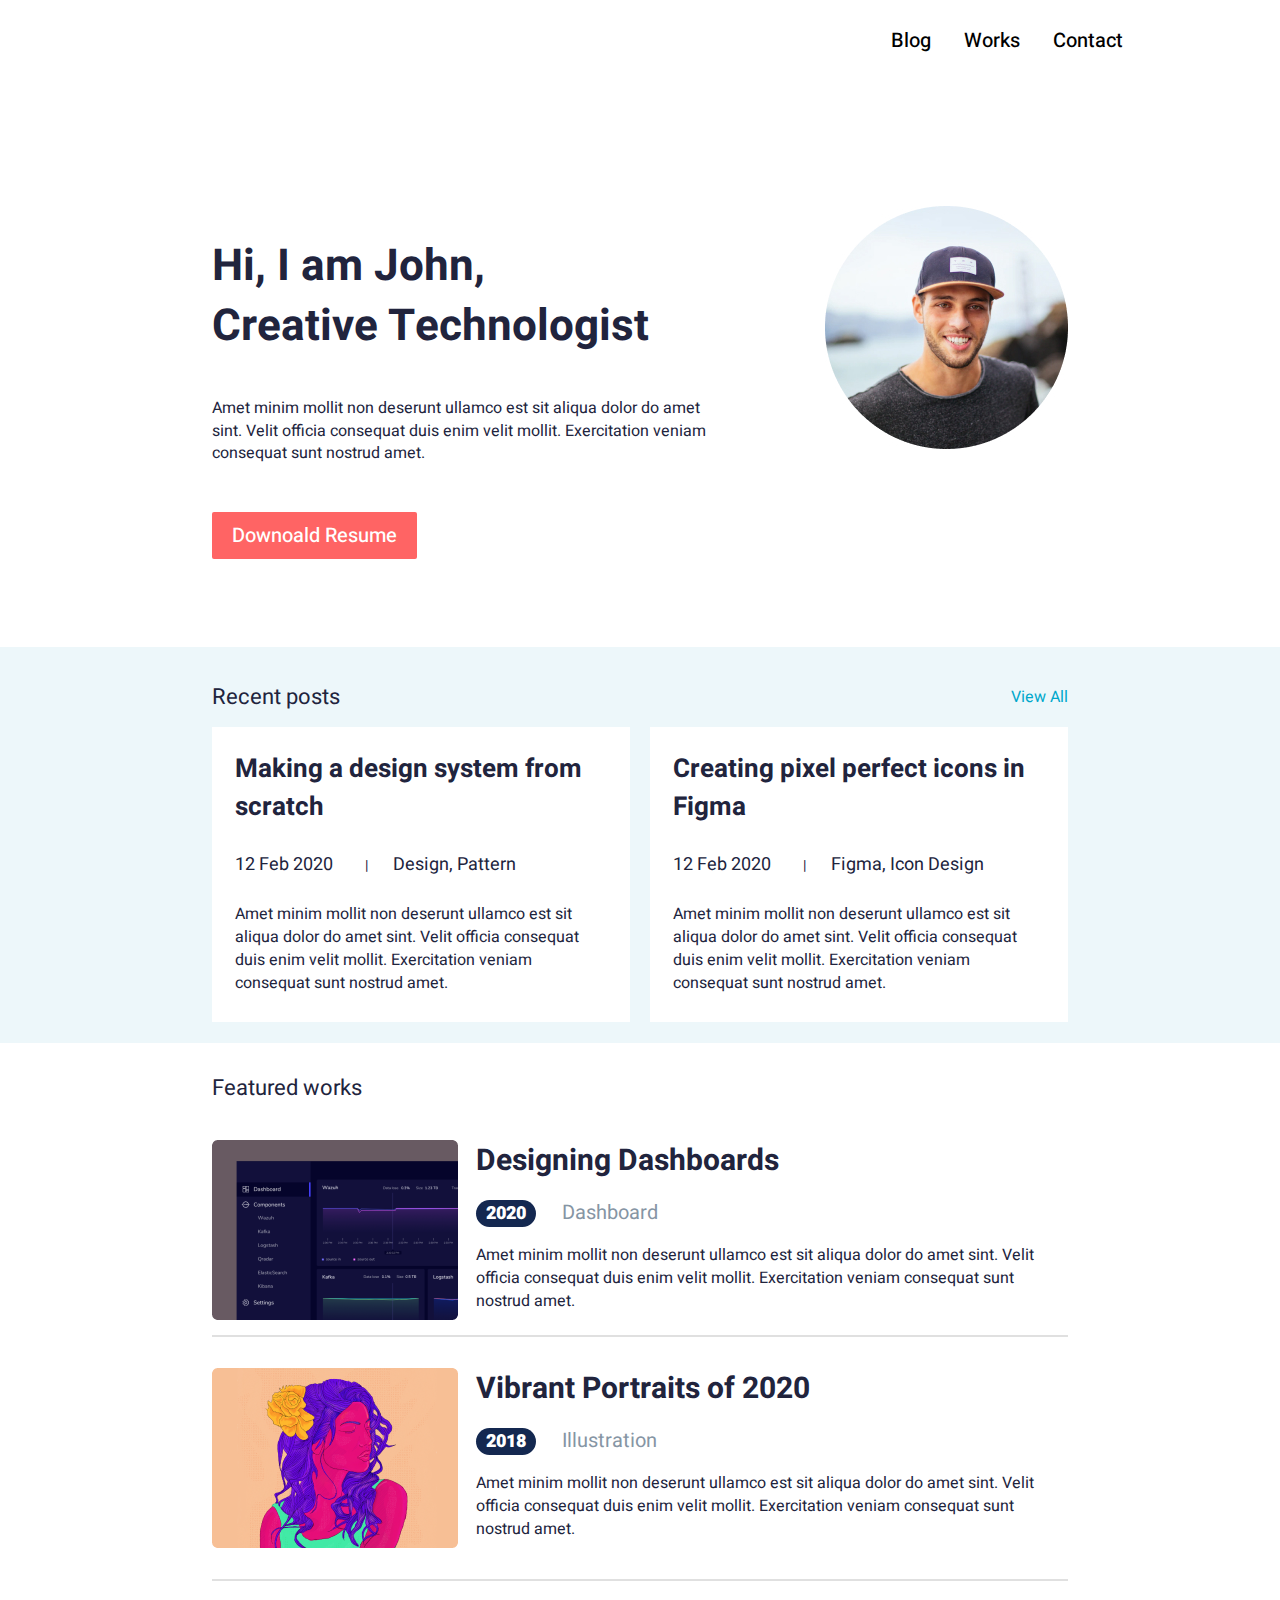
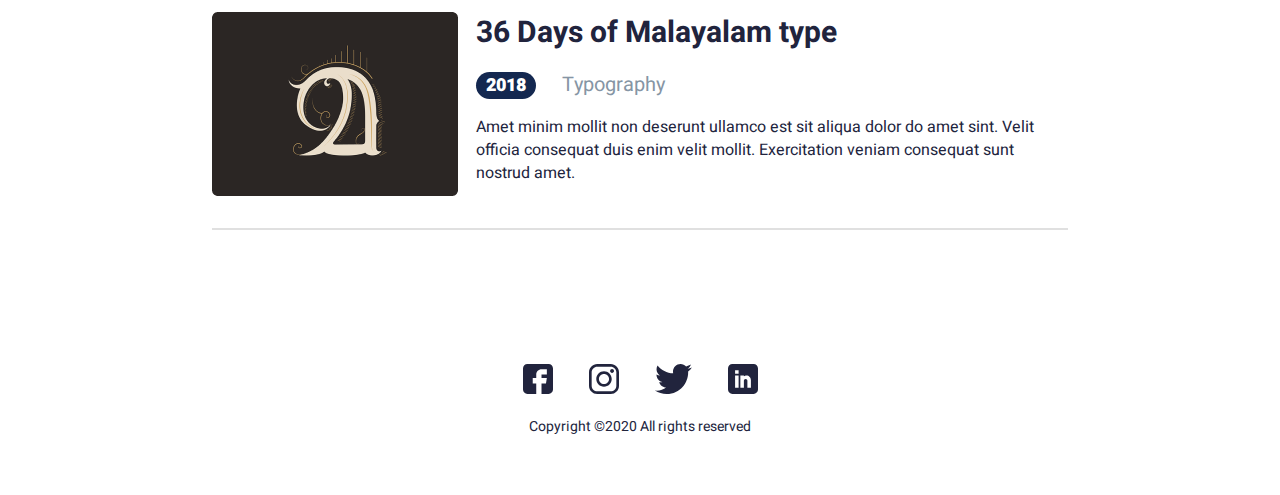
<file: index.html>
<!DOCTYPE html>
<html lang="en">
<head>
    <meta charset="UTF-8">
    <meta http-equiv="X-UA-Compatible" content="IE=edge">
    <meta name="viewport" content="width=device-width, initial-scale=1.0">
    <title>John</title>
    <link rel="stylesheet" href="css/style.css">
</head>
<body>
<header class="header">
    <div class="header__content">
       <div class="header__menu menu">
           <div class="menu__icon icon-menu">
               <span></span>
               <span></span>
               <span></span>
           </div>
           <nav class="menu__body">
               <ul class="menu__list">
                <li><a href="blog.html" class="menu__link">Blog</a></li>
                <li><a href="works.html" class="menu__link">Works</a></li>                 
                <li><a href="#" class="menu__link">Contact</a></li>
               </ul>
           </nav>
       </div>
    </div>
</header>    <main class="page">
        <div class="hello">
            <div class="hello__container container">
                <div class="hello__content">
                    <h1 class="hello__title title">
                        Hi, I am John,<br>Creative Technologist
                    </h1>
                    <div class="hello__text text">
                        Amet minim mollit non deserunt ullamco est sit aliqua dolor do amet sint. 
                        Velit officia consequat duis enim velit mollit. Exercitation veniam consequat sunt nostrud amet.
                    </div>
                    <div class="hello_btn">
                    <a href="#" class="btn">Downoald Resume</a>
                    </div>
                </div>
                <div class="hello__avatar">
                    <img src="img/John.jpg" alt="John Avatar">
                </div>
            </div>
        </div>
        <div class="posts">
            <div class="posts__container container">
                <div class="posts__content">
                    <span class="posts__content-text">Recent posts</span>
                    <a href="#" class="posts__content-link">View All</a>
                </div>
                <div class="posts__list">
                    <div class="posts__list__item">
                        <h3 class="posts__list-title post-title">Making a design system from scratch</h3>
                        <span class="posts__list-date">12 Feb 2020</span>|<span class="posts__list-autor">Design, Pattern</span>
                        <div class="posts__list-text text">Amet minim mollit non deserunt ullamco est sit aliqua dolor do amet sint. Velit officia consequat duis 
                            enim velit mollit. Exercitation veniam consequat sunt nostrud amet.
                        </div>
                    </div>
                    <div class="posts__list__item">
                        <h3 class="posts__list-title">Creating pixel perfect icons in Figma</h3>
                        <span class="posts__list-date">12 Feb 2020</span>|<span class="posts__list-autor">Figma, Icon Design</span>
                        <div class="posts__list-text text">Amet minim mollit non deserunt ullamco est sit aliqua dolor do amet sint. Velit officia consequat duis 
                            enim velit mollit. Exercitation veniam consequat sunt nostrud amet.
                        </div>
                    </div>
                </div>
            </div>
        </div>
        <div class="featured">
            <div class="featured__container container">
                <div class="featured__content">
                    <div class="featured__title">Featured works</div>
                    <div class="featured__works__list">
                        <div class="featured__works__item use">
                            <div class="featured__works_img">
                                <img src="img/01.png" alt="">
                            </div>
                            <div class="featured__works__description">
                                <div class="featured__works_title">Designing Dashboards</div>
                                <span class="year">2020</span><span class="inno">Dashboard</span>
                                <div class="featured__works_text text">Amet minim mollit non deserunt ullamco est sit aliqua dolor do amet sint. Velit officia consequat duis enim velit mollit. Exercitation veniam consequat sunt nostrud amet.</div>
                            </div>
                        </div>
                        <span class="line line-01"></span>
                        <div class="featured__works__item h">
                            <div class="featured__works_img">
                                <img src="img/02.png" alt="">
                            </div>
                            <div class="featured__works__description">
                                <div class="featured__works_title">Vibrant Portraits of 2020</div>
                                <span class="year">2018</span><span class="inno">Illustration</span>
                                <div class="featured__works_text text">Amet minim mollit non deserunt ullamco est sit aliqua dolor do amet sint. Velit officia consequat duis enim velit mollit. Exercitation veniam consequat sunt nostrud amet.</div>
                            </div>
                        </div>
                        <span class="line line-02"></span>
                        <div class="featured__works__item h">
                            <div class="featured__works_img">
                                <img src="img/03.png" alt="">
                            </div>
                            <div class="featured__works__description">
                                <div class="featured__works_title">36 Days of Malayalam type</div>
                                <span class="year">2018</span><span class="inno">Typography</span>
                                <div class="featured__works_text text">Amet minim mollit non deserunt ullamco est sit aliqua dolor do amet sint. Velit officia consequat duis enim velit mollit. Exercitation veniam consequat sunt nostrud amet.</div>
                            </div>
                        </div>
                        <span class="line line-03"></span>
                    </div>
                </div>
            </div>
        </div>
    </main>
<footer class="footer">
    <div class="footer__conteiner container">
        <div class="footer__icons">
            <a href="" class="footer__icons-item">
                <img src="img/fb.svg" alt="">
            </a>
            <a href="" class="footer__icons-item">
                <img src="img/insta.svg" alt="">
            </a>
                <a href="" class="footer__icons-item">
                    <img src="img/vector.svg" alt="">
                </a>
                <a href="" class="footer__icons-item">
                    <img src="img/Linkedin.svg" alt="">
                </a>
        </div>
        <div class="footer__copy">Copyright ©2020 All rights reserved </div>
    </div>
</footer>    <script src="https://code.jquery.com/jquery-3.6.0.min.js"></script>
    <script src="js/main.js"></script>
</body>
</html>
</file>
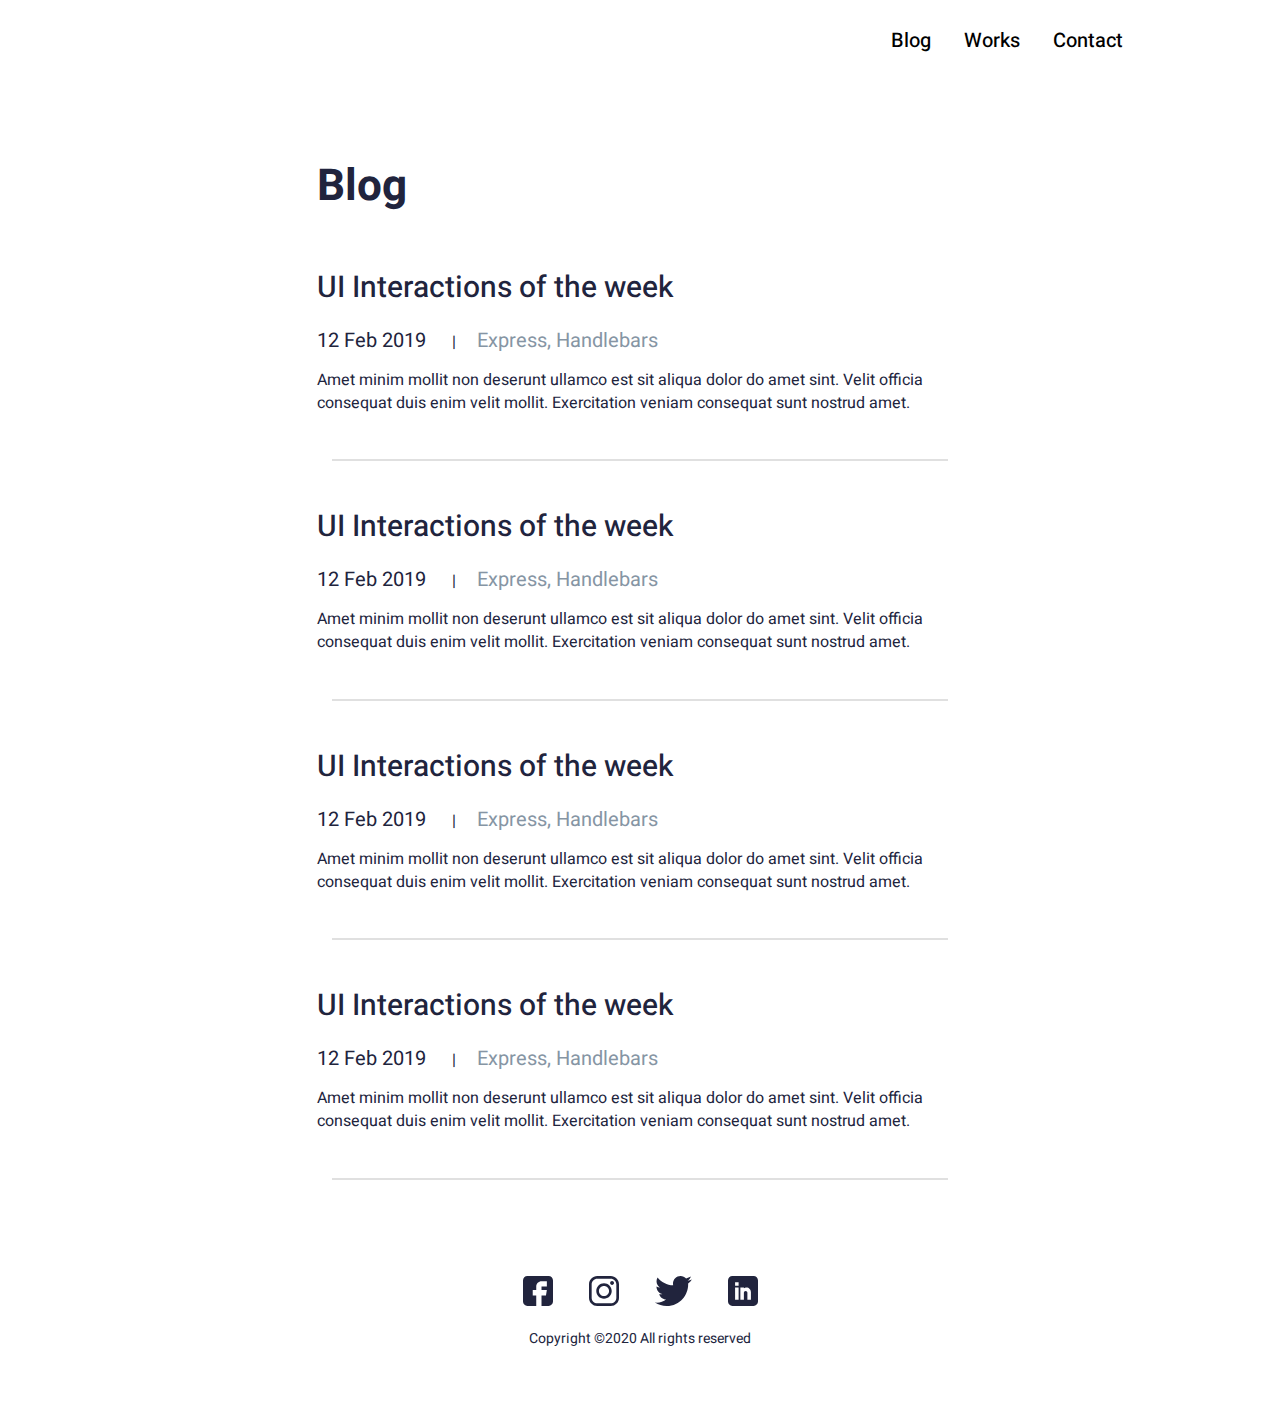
<file: blog.html>
<!DOCTYPE html>
<html lang="en">
<head>
    <meta charset="UTF-8">
    <meta http-equiv="X-UA-Compatible" content="IE=edge">
    <meta name="viewport" content="width=device-width, initial-scale=1.0">
    <title>Blog</title>
    <link rel="stylesheet" href="css/style.css">
</head>
<body>
<header class="header">
    <div class="header__content">
       <div class="header__menu menu">
           <div class="menu__icon icon-menu">
               <span></span>
               <span></span>
               <span></span>
           </div>
           <nav class="menu__body">
               <ul class="menu__list">
                <li><a href="blog.html" class="menu__link">Blog</a></li>
                <li><a href="works.html" class="menu__link">Works</a></li>                 
                <li><a href="#" class="menu__link">Contact</a></li>
               </ul>
           </nav>
       </div>
    </div>
</header>    <main class="blog">
        <div class="blog__container">
            <div class="blog__content">
                <h1 class="blog__title">Blog</h1>
                <div class="blog__text text">
                    <div class="blog__text__item">
                        <div class="blog__text_title">UI Interactions of the week</div>
                        <span class="blog__text_date">12 Feb 2019</span> | <span class="blog__text_autor">Express, Handlebars</span>
                        <div class="blog__text_text">Amet minim mollit non deserunt ullamco est sit aliqua dolor do amet sint. Velit officia consequat duis enim velit mollit. Exercitation veniam consequat sunt nostrud amet.</div>
                        <span class="line ln"></span>
                    </div>
                    <div class="blog__text__item">
                        <div class="blog__text_title">UI Interactions of the week</div>
                        <span class="blog__text_date">12 Feb 2019</span> | <span class="blog__text_autor">Express, Handlebars</span>
                        <div class="blog__text_text">Amet minim mollit non deserunt ullamco est sit aliqua dolor do amet sint. Velit officia consequat duis enim velit mollit. Exercitation veniam consequat sunt nostrud amet.</div>
                        <span class="line ln"></span>
                    </div> 
                    <div class="blog__text__item">
                        <div class="blog__text_title">UI Interactions of the week</div>
                        <span class="blog__text_date">12 Feb 2019</span> | <span class="blog__text_autor">Express, Handlebars</span>
                        <div class="blog__text_text">Amet minim mollit non deserunt ullamco est sit aliqua dolor do amet sint. Velit officia consequat duis enim velit mollit. Exercitation veniam consequat sunt nostrud amet.</div>
                        <span class="line ln"></span>
                    </div>                   
                    <div class="blog__text__item">
                        <div class="blog__text_title">UI Interactions of the week</div>
                        <span class="blog__text_date">12 Feb 2019</span> | <span class="blog__text_autor">Express, Handlebars</span>
                        <div class="blog__text_text">Amet minim mollit non deserunt ullamco est sit aliqua dolor do amet sint. Velit officia consequat duis enim velit mollit. Exercitation veniam consequat sunt nostrud amet.</div>
                        <span class="line lne"></span>
                    </div>                    
                </div>
            </div>
        </div>
    </main>
<footer class="footer">
    <div class="footer__conteiner container">
        <div class="footer__icons">
            <a href="" class="footer__icons-item">
                <img src="img/fb.svg" alt="">
            </a>
            <a href="" class="footer__icons-item">
                <img src="img/insta.svg" alt="">
            </a>
                <a href="" class="footer__icons-item">
                    <img src="img/vector.svg" alt="">
                </a>
                <a href="" class="footer__icons-item">
                    <img src="img/Linkedin.svg" alt="">
                </a>
        </div>
        <div class="footer__copy">Copyright ©2020 All rights reserved </div>
    </div>
</footer>    <script src="https://code.jquery.com/jquery-3.6.0.min.js"></script>
    <script src="js/main.js"></script>
</body>
</html>
</file>
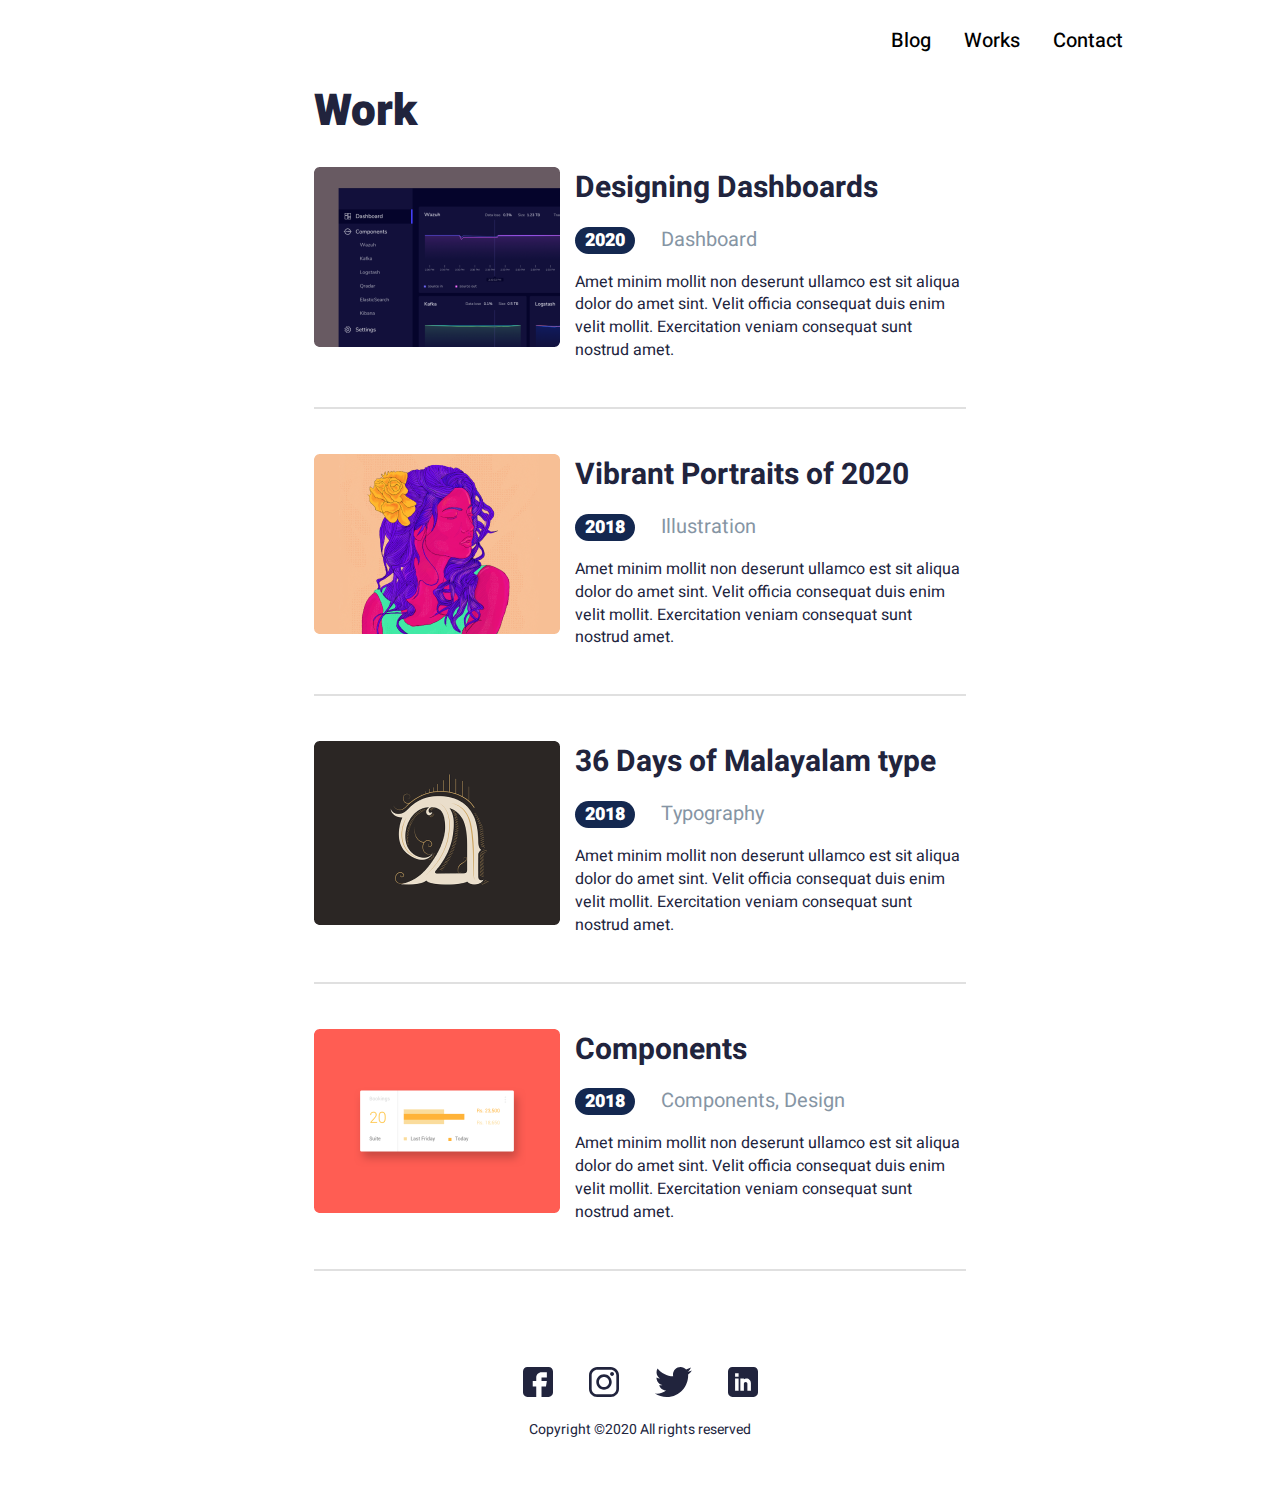
<file: works.html>
<!DOCTYPE html>
<html lang="en">
<head>
    <meta charset="UTF-8">
    <meta http-equiv="X-UA-Compatible" content="IE=edge">
    <meta name="viewport" content="width=device-width, initial-scale=1.0">
    <title>Works</title>
    <link rel="stylesheet" href="css/style.css">
</head>
<body>
<header class="header">
    <div class="header__content">
       <div class="header__menu menu">
           <div class="menu__icon icon-menu">
               <span></span>
               <span></span>
               <span></span>
           </div>
           <nav class="menu__body">
               <ul class="menu__list">
                <li><a href="blog.html" class="menu__link">Blog</a></li>
                <li><a href="works.html" class="menu__link">Works</a></li>                 
                <li><a href="#" class="menu__link">Contact</a></li>
               </ul>
           </nav>
       </div>
    </div>
</header>    <main class="works">
        <div class="works__container">
            <div class="works__content">
                <h1 class="works__title">Work</h1>
                <div class="works__items">
                    <div class="works__item">
                        <div class="works__item_img">
                            <a href="detail.html" class="works__item_link">
                                <img src="img/01.png" alt="">
                            </a>
                        </div>
                        <div class="works__item_description">
                            <a href="detail.html"><div class="works__item_title">Designing Dashboards</div></a>                       
                            <span class="year">2020</span><span class="inno">Dashboard</span>
                            <div class="works__item_text text">Amet minim mollit non deserunt ullamco est sit aliqua dolor do amet sint. Velit officia consequat duis enim velit mollit. Exercitation veniam consequat sunt nostrud amet.</div>
                        </div>
            
                    </div>
                    <span class="line"></span>
                    <div class="works__item">
                        <div class="works__item_img">
                            <a href="detail.html" class="works__item_link">
                                <img src="img/02.png" alt="">
                            </a>
                        </div>
                        <div class="works__item_description">
                            <div class="works__item_title">Vibrant Portraits of 2020</div>
                            <span class="year">2018</span><span class="inno">Illustration</span>
                            <div class="works__item_text text">Amet minim mollit non deserunt ullamco est sit aliqua dolor do amet sint. Velit officia consequat duis enim velit mollit. Exercitation veniam consequat sunt nostrud amet.</div>
                            
                        </div>
                    </div>
                    <span class="line"></span>
                    <div class="works__item">
                        <div class="works__item_img">
                            <a href="detail.html" class="works__item_link">
                                <img src="img/03.png" alt="">
                            </a>
                        </div>
                        <div class="works__item_description">
                            <div class="works__item_title">36 Days of Malayalam type</div>
                            <span class="year">2018</span><span class="inno">Typography</span>
                            <div class="works__item_text text">Amet minim mollit non deserunt ullamco est sit aliqua dolor do amet sint. Velit officia consequat duis enim velit mollit. Exercitation veniam consequat sunt nostrud amet.</div>
                            
                        </div>
                    </div>
                    <span class="line"></span>
                    <div class="works__item">
                        <div class="works__item_img">
                            <a href="detail.html" class="works__item_link">
                                <img src="img/04.png" alt="">
                            </a>
                        </div>
                        <div class="works__item_description">
                            <div class="works__item_title">Components</div>
                            <span class="year">2018</span><span class="inno">Components, Design</span>
                            <div class="works__item_text text">Amet minim mollit non deserunt ullamco est sit aliqua dolor do amet sint. Velit officia consequat duis enim velit mollit. Exercitation veniam consequat sunt nostrud amet.</div>
                            
                        </div>
                    </div>
                    <span class="line"></span>
                </div>
            </div>
        </div>
    </main>
<footer class="footer">
    <div class="footer__conteiner container">
        <div class="footer__icons">
            <a href="" class="footer__icons-item">
                <img src="img/fb.svg" alt="">
            </a>
            <a href="" class="footer__icons-item">
                <img src="img/insta.svg" alt="">
            </a>
                <a href="" class="footer__icons-item">
                    <img src="img/vector.svg" alt="">
                </a>
                <a href="" class="footer__icons-item">
                    <img src="img/Linkedin.svg" alt="">
                </a>
        </div>
        <div class="footer__copy">Copyright ©2020 All rights reserved </div>
    </div>
</footer>    <script src="https://code.jquery.com/jquery-3.6.0.min.js"></script>
    <script src="js/main.js"></script>
</body>
</html>
</file>
<file: css/style.css>
@charset "UTF-8";
@import url("https://fonts.googleapis.com/css?family=Heebo:regular,500,700,900&display=swap");
@font-face {
  font-family: "icons";
  font-display: swap;
  src: url("../fonts/icons.woff") format("woff"), url("../fonts/icons.woff2#icons") format("woff2");
  font-weight: normal;
  font-style: normal;
  font-display: block;
}
[class^=_icon-]:before,
[class*=" _icon-"]:before {
  font-family: "icons";
  font-style: normal;
  font-weight: normal;
  font-variant: normal;
  text-transform: none;
  line-height: 1;
  -webkit-font-smoothing: antialiased;
  -moz-osx-font-smoothing: grayscale;
}

[class^=_icon-]:before,
[class*=" _icon-"]:before {
  display: block;
}

._icon-linkedin:before {
  content: "";
}

._icon-twitter:before {
  content: "";
}

._icon-insta:before {
  content: "";
}

._icon-fb:before {
  content: "";
}

* {
  padding: 0px;
  margin: 0px;
  border: 0px;
}

*, *:before, *:after {
  -moz-box-sizing: border-box;
  -webkit-box-sizing: border-box;
  box-sizing: border-box;
}

:focus, :active {
  outline: none;
}

a:focus, a:active {
  outline: none;
}

aside, nav, footer, header, section {
  display: block;
}

html, body {
  height: 100%;
  margin: 0;
  padding: 0;
  min-width: 320px;
  position: relative;
  width: 100%;
  color: #000;
}

body {
  color: #21243D;
  font-size: 100%;
  line-height: 1;
  font-size: 14px;
  font-family: "Heebo";
  -ms-text-size-adjust: 100%;
  -moz-text-size-adjust: 100%;
  -webkit-text-size-adjust: 100%;
}
body.lock {
  overflow: hidden;
}
@media (max-width: 768px) {
  body.lock {
    width: 100%;
    position: fixed;
    overflow: hidden;
  }
}

input, button, textarea {
  font-family: "Heebo";
}

input::-ms-clear {
  display: none;
}

button {
  cursor: pointer;
}

button::-moz-focus-inner {
  padding: 0;
  border: 0;
}

a, a:visited {
  text-decoration: none;
}

a:hover {
  text-decoration: none;
}

ul li {
  list-style: none;
}

img {
  vertical-align: top;
}

h1, h2, h3, h4, h5, h6 {
  font-weight: inherit;
  font-size: inherit;
}

.pts {
  font-family: "PT Serif";
}

.container {
  max-width: 856px;
  margin: 0 auto;
}
@media (max-width: 868px) {
  .container {
    max-width: 750px;
  }
}
@media (max-width: 992.98px) {
  .container {
    max-width: none;
    padding: 0px 10px;
  }
}

.header__content {
  max-width: 1052px;
  padding: 0px 10px;
  margin: 0 auto;
}

.header__menu {
  padding: 10px 0px;
  height: 82px;
  align-items: center;
  display: flex;
  justify-content: flex-end;
}
@media (max-width: 768px) {
  .header__menu {
    height: 50px;
  }
}
@media (max-width: 450px) {
  .header__menu {
    width: 100%;
    margin: 0 auto;
  }
}

@media (max-width: 768px) {
  .menu__body {
    transform: translate(0px, -100%);
    transition: transform 0.8s ease 0s;
    position: fixed;
    width: 100%;
    height: 100%;
    top: 0;
    left: 0;
    overflow: auto;
    padding: 70px 10px 30px 10px;
    background-color: rgba(255, 255, 255, 0.8);
  }
  .menu__body.active {
    transform: translate(0px, 0%);
    transition: transform 0.8s ease 0s;
  }
}
.menu__list li {
  margin: 0px 0px 30px 0px;
}
.menu__list li:last-child {
  margin: 0px 0px 0px 0px;
}
@media (min-width: 768px) {
  .menu__list {
    margin: 0px 33px 0px 0px;
    display: flex;
  }
  .menu__list li {
    margin: 0px 33px 0px 0px;
  }
}
.menu__link {
  color: black;
  font-weight: 500;
  font-size: 20px;
  transition: color 0.5s ease 0s;
}
@media (min-width: 992.98px) {
  .menu__link:hover {
    color: #ff6464;
  }
}
@media (max-width: 768px) {
  .menu__link {
    font-size: 40px;
    display: block;
    text-align: center;
  }
}

.icon-menu {
  display: none;
}
@media (max-width: 768px) {
  .icon-menu {
    display: block;
    position: relative;
    width: 30px;
    height: 18px;
    cursor: pointer;
    z-index: 5;
  }
  .icon-menu span {
    transition: all 0.3s ease 0s;
    top: calc(50% - 1px);
    left: 0px;
    position: absolute;
    width: 100%;
    height: 2px;
    background-color: #000;
  }
  .icon-menu span:first-child {
    top: 0px;
  }
  .icon-menu span:last-child {
    top: auto;
    bottom: 0px;
  }
  .icon-menu.active span {
    transform: scale(0);
  }
  .icon-menu.active span:first-child {
    transform: rotate(-45deg);
    top: calc(50% - 1px);
  }
  .icon-menu.active span:last-child {
    transform: rotate(45deg);
    bottom: calc(50% - 1px);
  }
}

.hello {
  margin: 85px 0px 0px 0px;
}
.hello__container {
  display: flex;
}
@media (max-width: 650px) {
  .hello__container {
    flex-direction: column-reverse;
  }
  .hello__container .hello__avatar {
    margin: 0 auto;
  }
  .hello__container .hello__title {
    font-size: 32px;
    line-height: 125%;
    text-align: center;
    margin: 0 auto;
  }
  .hello__container .hello__text {
    font-size: 16px;
    text-align: center;
    line-height: 143.75%;
  }
  .hello__container .hello_btn {
    display: flex;
  }
  .hello__container .hello_btn a {
    width: 208px;
    height: 47px;
    margin: 0 auto;
  }
}
.hello__content {
  max-width: 506px;
}
@media (max-width: 650px) {
  .hello__content {
    margin: 0 auto;
  }
}
.hello__title {
  padding: 70px 0px 40px 0px;
}
.hello__text {
  margin-bottom: 47px;
}
.hello__avatar {
  width: 243px;
  height: 243px;
  margin-top: 39px;
  margin-left: 115px;
}
.posts {
  margin-top: 88px;
  height: 396px;
  background-color: #EDF7FA;
}
@media (max-width: 768px) {
  .posts {
    height: 647px;
  }
}
.posts__content {
  display: flex;
  justify-content: space-between;
  padding-top: 20px;
  align-items: center;
}
@media (max-width: 768px) {
  .posts__content {
    padding: 0;
  }
}
.posts__content-text {
  font-size: 22px;
  line-height: 273%;
}
@media (max-width: 768px) {
  .posts__content-text {
    margin: auto;
    font-size: 18px;
  }
}
.posts__content-link {
  color: #00A8CC;
  line-height: 143.75%;
  font-size: 16px;
}
@media (max-width: 768px) {
  .posts__content-link {
    display: none;
  }
}
.posts__list {
  display: flex;
  justify-content: space-between;
}
@media (max-width: 768px) {
  .posts__list {
    display: block;
  }
}
.posts__list-title {
  font-size: 26px;
  line-height: 146.1538461538%;
  font-weight: 700;
  padding: 24px 10px 25px 23px;
}
@media (max-width: 768px) {
  .posts__list-title {
    font-size: 22px;
    padding: 12px 8px 17px 22px;
    line-height: 136%;
  }
}
.posts__list-date {
  padding-right: 32px;
  padding-left: 23px;
  font-size: 18px;
  line-height: 144.4444444444%;
}
.posts__list-autor {
  padding-left: 25px;
  font-size: 18px;
  line-height: 144.4444444444%;
}
.posts__list-text {
  padding: 25px 27px 0px 23px;
  font-size: 16px;
  line-height: 150%;
}

.posts__list__item {
  background-color: #fff;
  max-width: 418px;
  height: 295px;
}
.posts__list__item:first-child {
  margin-right: 10px;
}
@media (max-width: 768px) {
  .posts__list__item {
    margin: 0 auto;
    height: 266px;
    max-width: 354px;
  }
  .posts__list__item:first-child {
    margin-bottom: 17px;
    margin-right: auto;
  }
}

.featured__works__item {
  display: flex;
}
@media (max-width: 576px) {
  .featured__works__item {
    display: block;
    justify-content: center;
  }
}
.featured__title {
  font-size: 22px;
  line-height: 273%;
  padding: 15px 0px 22px 0px;
}
@media (max-width: 768px) {
  .featured__title {
    text-align: center;
  }
}
.featured__works_img img {
  margin: 0px 18px 0px 0px;
}
@media (max-width: 576px) {
  .featured__works_img img {
    width: 339px;
    width: 90%;
    margin: 0 auto;
    justify-content: center;
    display: flex;
    align-items: center;
    margin: 0px 18px 17px 0px;
  }
}
.featured__works_title {
  font-size: 30px;
  line-height: 146.6666666667%;
  font-weight: bold;
}
@media (max-width: 650px) {
  .featured__works_title {
    font-size: 24px;
    line-height: 125%;
  }
}
@media (max-width: 576px) {
  .featured__works_title {
    align-items: center;
    justify-content: center;
    text-align: center;
  }
}
@media (max-width: 576px) {
  .featured__works__description {
    width: 100%;
  }
}
.line {
  display: block;
  max-width: 100%;
  border: 1px solid #E0E0E0;
}
.line.line-01 {
  margin: 15px 0px 31px 0px;
}
.line.line-02 {
  margin: 31px 0px 31px 0px;
}
.line.line-03 {
  margin: 32px 0px 83px 0px;
}

.year {
  font-size: 18px;
  line-height: 333%;
  font-weight: 900;
  color: #fff;
  background: #142850;
  border-radius: 16px;
  padding: 0px 10px;
  margin-left: 18px;
}

.inno {
  color: #8695A4;
  font-size: 20px;
  line-height: 145%;
  margin-left: 26px;
}
@media (max-width: 650px) {
  .inno {
    font-size: 16px;
    line-height: 143.75%;
  }
}

.footer {
  height: 182px;
}
.footer__conteiner {
  max-width: 235px;
  max-height: 80px;
}
.footer__icons {
  width: 240px;
  margin: 0 auto;
  padding-top: 51px;
}
.footer__icons-item img {
  padding: 0px 33px 26px 0px;
}
.footer__icons-item:last-child img {
  padding: 0px 0px 0px 0px;
}
.footer__copy {
  width: 222px;
  margin: 0 auto;
}

.blog__container {
  max-width: 682px;
  margin: 0 auto;
  margin-top: 75px;
}
.blog__title {
  font-weight: 700;
  font-size: 44px;
  line-height: 136%;
  margin-bottom: 50px;
  padding: 0px 0px 0px 18px;
}
@media (max-width: 400px) {
  .blog__title {
    font-size: 30px;
  }
}
.blog__text_title {
  margin-bottom: 15px;
  font-weight: 500;
  font-size: 30px;
  line-height: 146.6666666667%;
}
@media (max-width: 400px) {
  .blog__text_title {
    font-size: 26px;
    line-height: 146.1538461538%;
  }
}
.blog__text_date {
  font-size: 20px;
  line-height: 145%;
  padding-right: 22px;
}
@media (max-width: 400px) {
  .blog__text_date {
    font-size: 16px;
    line-height: 143.75%;
  }
}
.blog__text_autor {
  font-size: 20px;
  line-height: 145%;
  color: #8695A4;
  padding-left: 17px;
}
@media (max-width: 400px) {
  .blog__text_autor {
    font-size: 16px;
    line-height: 143.75%;
  }
}
.blog__text_text {
  margin-top: 14px;
}

.blog__text__item {
  padding: 0px 18px 0px 18px;
}

.ln {
  margin-top: 30px;
  margin-bottom: 40px;
}

.lne {
  margin-top: 48px;
  margin-bottom: 53px;
}

.works__container {
  max-width: 682px;
  margin: 0 auto;
}
.works__title {
  font-weight: 900;
  font-size: 44px;
  line-height: 136%;
  margin-bottom: 25px;
  padding: 0px 0px 0px 15px;
}
.works__item {
  display: flex;
  padding: 0px 15px 0px 15px;
}
@media (max-width: 576px) {
  .works__item {
    display: block;
    justify-content: center;
  }
}
.works__item_img img {
  margin: 0px 15px 0px 0px;
}
@media (max-width: 576px) {
  .works__item_img img {
    display: block;
    padding: 0px 0px 15px 0px;
    width: 100%;
  }
}
.works__item_title {
  font-size: 30px;
  line-height: 146.6666666667%;
  font-weight: bold;
}
@media (max-width: 650px) {
  .works__item_title {
    font-size: 24px;
    line-height: 125%;
  }
}
.works__item_text {
  max-width: 418px;
}

.year {
  margin: 0;
}

.line {
  margin: 45px 15px 45px 15px;
}
@media (max-width: 576px) {
  .line {
    margin: 30px 15px 30px 15px;
  }
}

.title {
  font-weight: bold;
  font-size: 44px;
  line-height: 136%;
  color: #21243D;
}

.text {
  font-size: 16px;
  color: #21243D;
  line-height: 143.75%;
}

.btn {
  display: inline-flex;
  padding: 0px 20px;
  background-color: #FF6464;
  align-items: center;
  justify-content: center;
  text-align: center;
  color: #fff;
  height: 47px;
  border-radius: 2px;
  font-size: 20px;
  line-height: 145%;
  font-weight: 500;
  transition: background-color 0.3s ease 0s;
}
@media (min-width: 992px) {
  .btn:hover {
    background-color: #bb4949;
  }
}
.btn._fw {
  width: 100%;
}

a {
  color: inherit;
}
</file>
